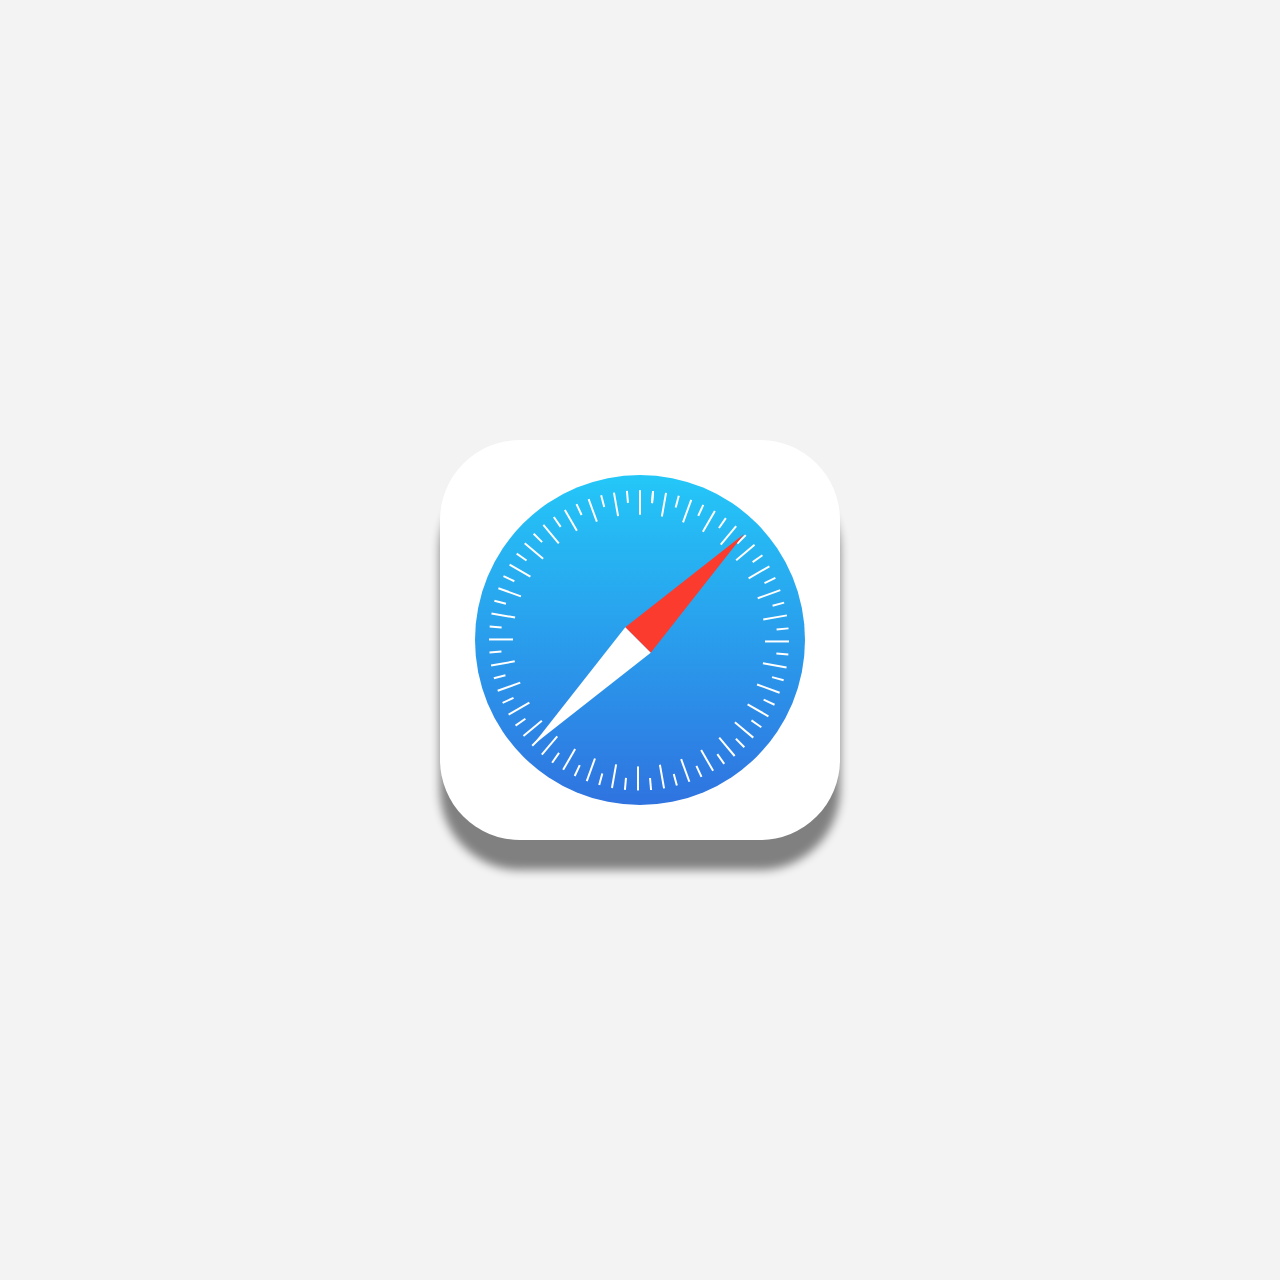
<file: SAFARI/index.html>
<!DOCTYPE html>
<html lang="en">
<head>
    <meta charset="UTF-8">
    <meta name="viewport" content="width=device-width, initial-scale=1.0">
    <title>Safari</title>
    <link rel="stylesheet" href="style.css">
</head>
<body>
    <div class="cuadro">
        <div class="circle">
            <span style="--i:0;"></span>
            <span style="--i:1;"></span>
            <span style="--i:2;"></span>
            <span style="--i:3;"></span>
            <span style="--i:4;"></span>
            <span style="--i:5;"></span>
            <span style="--i:6;"></span>
            <span style="--i:7;"></span>
            <span style="--i:8;"></span>
            <span style="--i:9;"></span>
            <span style="--i:10;"></span>
            <span style="--i:11;"></span>
            <span style="--i:12;"></span>
            <span style="--i:13;"></span>
            <span style="--i:14;"></span>
            <span style="--i:15;"></span>
            <span style="--i:16;"></span>
            <span style="--i:17;"></span>
            <span style="--i:18;"></span>
            <span style="--i:19;"></span>
            <span style="--i:20;"></span>
            <span style="--i:21;"></span>
            <span style="--i:22;"></span>
            <span style="--i:23;"></span>
            <span style="--i:24;"></span>
            <span style="--i:25;"></span>
            <span style="--i:26;"></span>
            <span style="--i:27;"></span>
            <span style="--i:28;"></span>
            <span style="--i:29;"></span>
            <span style="--i:30;"></span>
            <span style="--i:31;"></span>
            <span style="--i:32;"></span>
            <span style="--i:33;"></span>
            <span style="--i:34;"></span>
            <span style="--i:35;"></span>
            <span style="--i:36;"></span>
        </div>
        <div class="agujas"></div>
    </div>
</body>
</html>
</file>
<file: SAFARI/style.css>
*{
    margin: 0;
    padding: 0;
    box-sizing: border-box;
}
body{
    display: flex;
    justify-content: center;
    align-items: center;
    height: 100vw;
    background-color: rgb(243, 243, 243);
}

.cuadro {
    position: relative;
    width: 400px;
    height: 400px;
    background-color: white;
    border-radius: 80px;
    box-shadow: 0 30px 10px gray;
}
.circle {
    position: absolute;
    inset: 35px;
    border-radius: 50%;
    display: flex;
    justify-content: center;
    align-items: center;
    background: linear-gradient(#24c7f8,#2f73e0);
}

.circle span{
    position: absolute;
    width: 2px;
    height: 24px;
    background-color: white;
    transform: translateY(-137.55px) rotate(calc(10deg * var(--i)));
    transform-origin: 0 150px;
}

.circle span::before{
    content: '';
    position: absolute;
    width: 2px;
    height: 12px;
    background-color: white;
    transform-origin: 0 150px;
    transform: rotate(5deg);
}
 
.agujas{
    position: absolute;
    width: 36px;
    display: flex;
    justify-content: center;
    align-items: center;
    inset: 50px;
    transform: translateX(130px) rotate(45deg);
    transition: 2s ease-in-out;
}

.agujas:hover{
    transform: translateX(130px) rotate(405deg)
}

.agujas::before{
    content: '';
    position: absolute;
    top: -150px;
    height: 150px;
    border-left: 18px solid transparent;
    border-right: 18px solid transparent;
    border-bottom: 150px solid #fb3b2e ;
}

.agujas::after{
    content: '';
    position: absolute;
    top: 150px;
    border-left: 18px solid transparent;
    border-right: 18px solid transparent;
    border-top: 150px solid white ;

}
</file>
